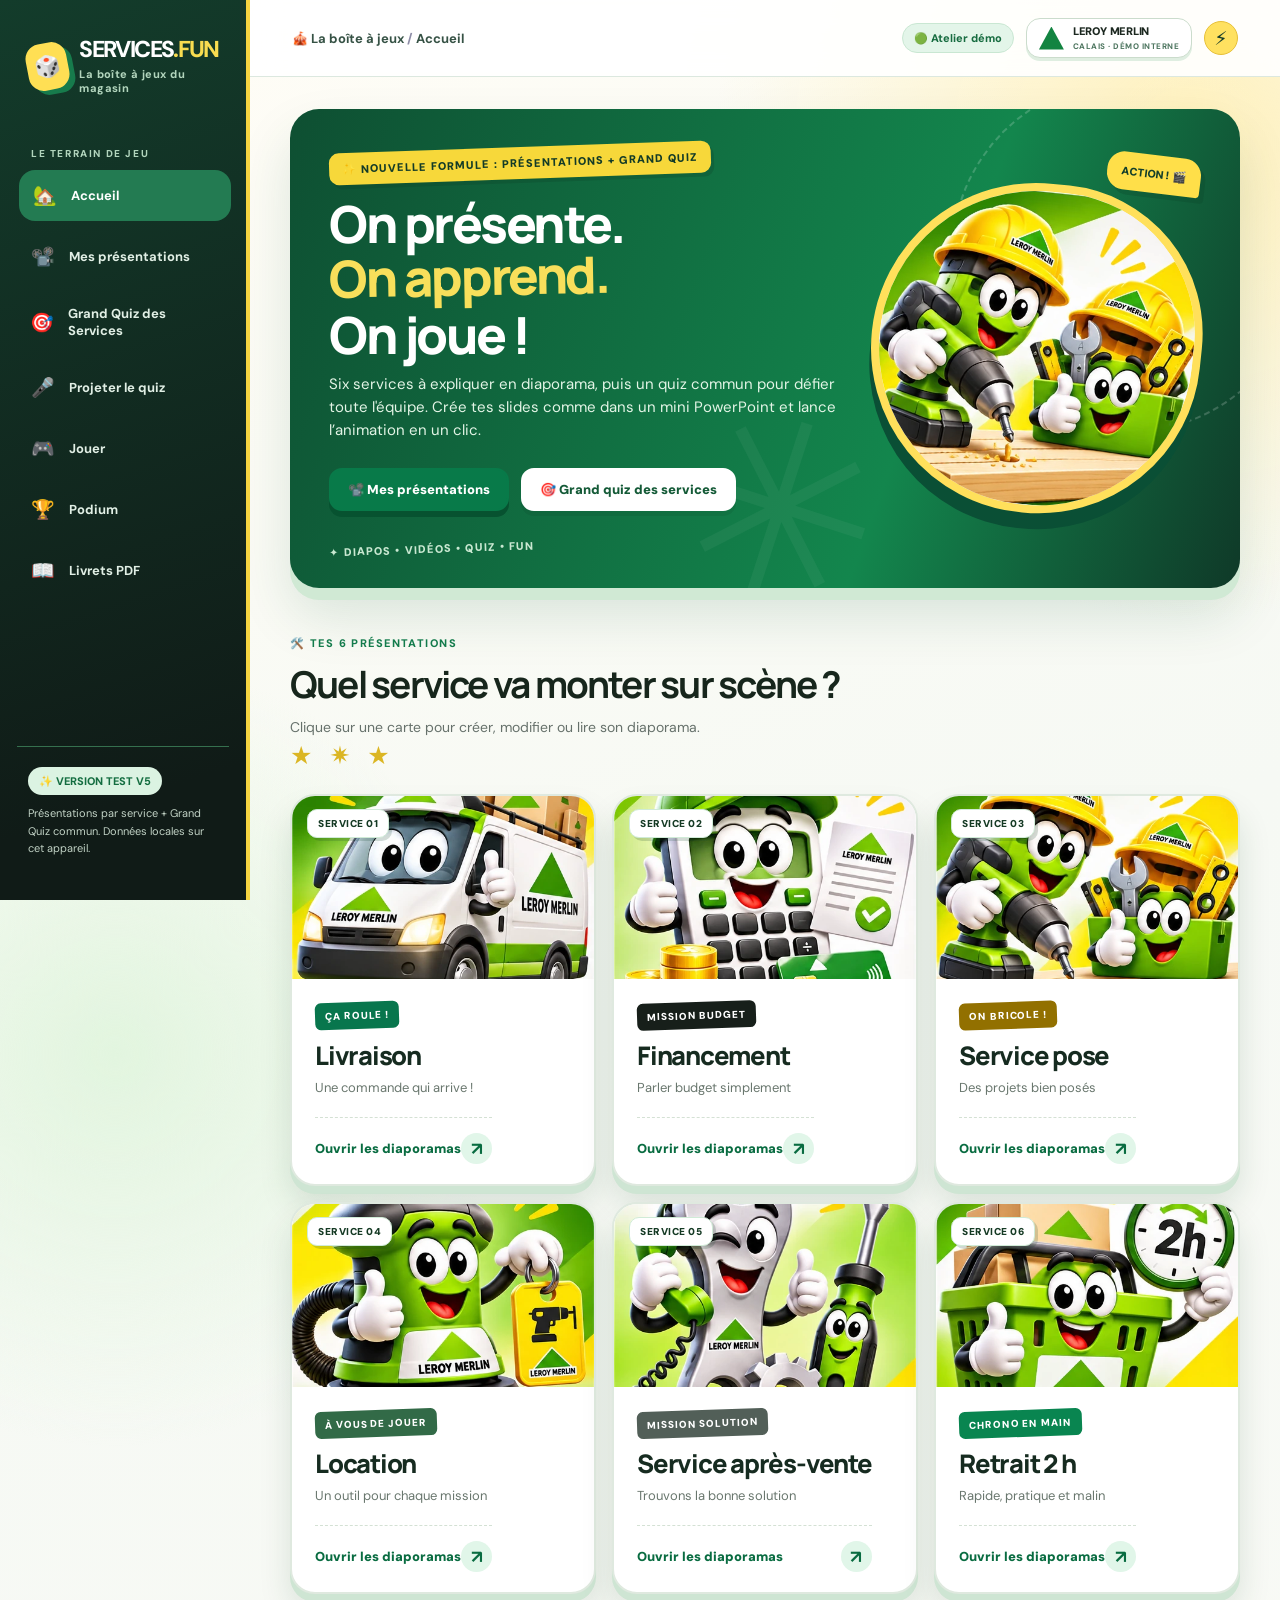
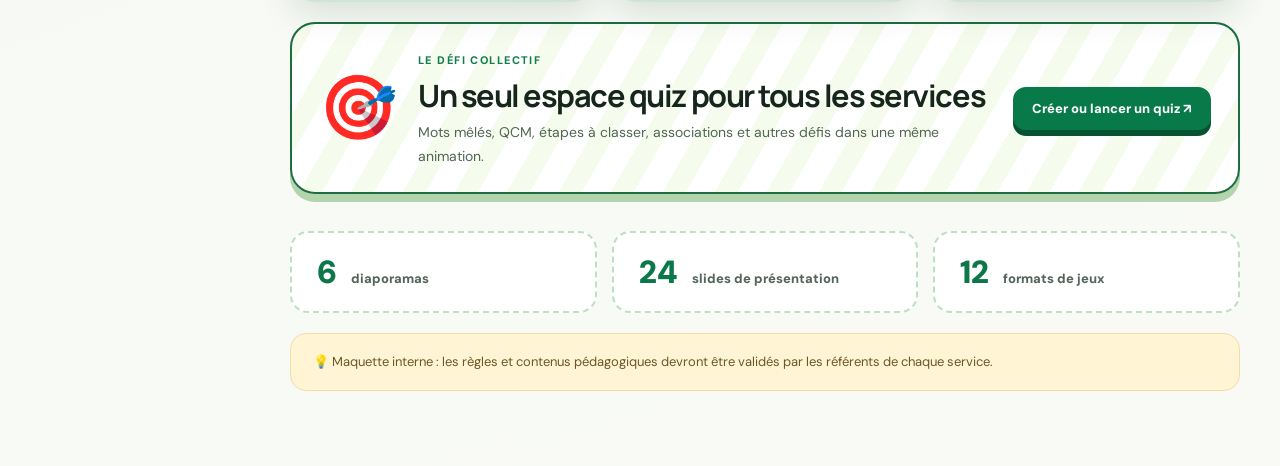
<file: index.html>
<!doctype html><html lang="fr"><head><meta charset="UTF-8"/><meta name="viewport" content="width=device-width,initial-scale=1"/><meta name="theme-color" content="#087445"/><meta name="description" content="Services.FUN : présentations et quiz des services, pour former les collaborateurs de manière ludique."/><title>Services.FUN · Leroy Merlin Calais · Présentations & Quiz</title><link rel="stylesheet" href="./style.css"/></head><body><div class="app" id="app"></div><div id="print-root" aria-hidden="true"></div><script src="./presentations.js" defer></script><script src="./app.js" defer></script></body></html>
</file>
<file: style.css>
@import url('https://fonts.googleapis.com/css2?family=DM+Sans:wght@400;500;600;700;800&family=Manrope:wght@400;500;600;700;800&display=swap');
:root{--ink:#132d28;--muted:#71827c;--green:#146c4b;--green2:#16a36b;--mint:#e8f5ed;--paper:#f5f7f3;--white:#fff;--line:#e3e9e3;--nav:#102f29;--orange:#f5a548;--blue:#4185e1;--red:#e65b63;--shadow:0 14px 50px rgba(18,45,33,.075);font-family:'DM Sans',system-ui,-apple-system,sans-serif;color:var(--ink);background:var(--paper)}
*{box-sizing:border-box}html,body{margin:0;min-height:100%;scroll-behavior:smooth}button,input,textarea,select{font:inherit}button{cursor:pointer}button:disabled{cursor:not-allowed;opacity:.5}a{color:inherit}h1,h2,h3,h4,p{margin-top:0}h1,h2,h3,h4{font-family:'Manrope','DM Sans',sans-serif;letter-spacing:-.045em}h1{font-size:clamp(32px,4vw,50px);line-height:1.12}h2{font-size:clamp(23px,2.4vw,31px)}h3{font-size:19px}p{line-height:1.65}.app{min-height:100vh;display:grid;grid-template-columns:250px 1fr}.sidebar{background:var(--nav);color:#fff;min-height:100vh;padding:26px 17px;position:sticky;top:0;height:100vh;display:flex;flex-direction:column;z-index:5}.brand{display:flex;gap:11px;align-items:center;padding:9px 11px 26px}.brand-mark{display:grid;place-items:center;height:42px;width:42px;background:#cbf470;color:#18382d;font-weight:900;border-radius:13px;font-size:20px;transform:rotate(-8deg)}.brand-name{font-weight:800;font-size:18px;letter-spacing:-.04em;line-height:1.1}.brand-sub{font-size:11px;color:#a9c5b8;letter-spacing:.1em;text-transform:uppercase;margin-top:5px}.nav-label{font-size:10px;letter-spacing:.16em;text-transform:uppercase;color:#78968b;margin:19px 14px 10px;font-weight:800}.nav{display:grid;gap:5px}.nav button{border:0;background:transparent;color:#b4cec3;text-align:left;padding:12px 14px;border-radius:12px;font-weight:700;display:flex;align-items:center;gap:12px;font-size:13px}.nav button:hover,.nav button.active{color:#fff;background:#245446}.nav button.active:before{content:'';width:4px;background:#ceef7a;border-radius:4px;position:absolute;left:17px;height:25px}.nav svg{width:18px;height:18px;stroke-width:2}.sidebar-foot{margin-top:auto;border-top:1px solid #356051;padding:20px 11px 6px}.sidebar-foot .pill{background:#204c3f;color:#c6efb2}.sidebar-foot p{font-size:11px;color:#93b5a7;line-height:1.6;margin:10px 0}.main{min-width:0}.topbar{height:75px;background:#fff;border-bottom:1px solid var(--line);display:flex;align-items:center;justify-content:space-between;padding:0 42px;gap:16px}.topbar-title{display:flex;gap:13px;align-items:center}.eyebrow{font-size:10px;font-weight:800;text-transform:uppercase;letter-spacing:.17em;color:#33815b}.breadcrumb{font-size:13px;color:var(--muted);font-weight:700}.avatar{height:34px;width:34px;background:var(--mint);border:1px solid #d2e8d8;border-radius:50%;display:grid;place-items:center;color:#14704b;font-weight:900}.content{max-width:1440px;margin:0 auto;padding:36px 42px 70px}.row{display:flex;align-items:center;gap:12px;flex-wrap:wrap}.between{display:flex;align-items:center;justify-content:space-between;gap:14px}.stack{display:grid;gap:18px}.muted{color:var(--muted)}.tiny{font-size:12px}.mini{font-size:11px}.pill{display:inline-flex;align-items:center;gap:6px;border-radius:99px;padding:7px 11px;font-size:11px;font-weight:800}.pill.green{background:#ddf7e8;color:#177a50}.pill.dark{background:#1e493b;color:#cbf3cb}.pill.gray{background:#edf1ed;color:#62746e}.pill.amber{background:#fff3dd;color:#9b651a}.pill.blue{background:#e8f1fd;color:#386fae}.btn{border:none;border-radius:12px;padding:11px 17px;background:#fff;color:var(--ink);border:1px solid #dce5df;font-size:13px;font-weight:800;display:inline-flex;align-items:center;justify-content:center;gap:9px;transition:transform .18s,background .18s}.btn:hover{transform:translateY(-1px);background:#f7faf8}.btn.primary{background:var(--green);color:#fff;border-color:var(--green)}.btn.primary:hover{background:#08553a}.btn.dark{background:#163a31;color:#fff;border-color:#163a31}.btn.soft{background:#e6f5ea;border-color:#d9eee0;color:#166d4d}.btn.danger{color:#ad2e3d;border-color:#f1d6d8;background:#fff7f7}.btn.small{padding:8px 11px;font-size:11px;border-radius:9px}.btn.icon{padding:9px;width:36px;height:36px}.btn:focus-visible,.nav button:focus-visible,.choice:focus-visible{outline:3px solid #ffc25c;outline-offset:2px}.hero{background:#103a2f;color:white;border-radius:22px;min-height:267px;padding:37px 40px;display:flex;position:relative;overflow:hidden;box-shadow:var(--shadow)}.hero:before{content:'';position:absolute;inset:auto -100px -170px auto;height:400px;width:400px;background:radial-gradient(circle,rgba(166,230,111,.24),transparent 67%)}.hero:after{content:'';width:360px;height:360px;border:1px solid #3c715e;position:absolute;border-radius:50%;right:33px;top:-40px;box-shadow:0 0 0 50px #ffffff08,0 0 0 105px #ffffff05}.hero-content{max-width:600px;position:relative;z-index:2}.hero h1{margin:14px 0 12px}.hero p{color:#c0dccf;max-width:500px;font-size:14px}.hero-illustration{position:absolute;right:110px;bottom:-55px;font-size:170px;transform:rotate(-14deg);filter:drop-shadow(15px 20px 10px #0003);z-index:1}.hero .btn{background:#c4ee78;color:#16412f;border:0}.section-head{margin:32px 0 17px}.section-head h2{margin:0 0 4px}.grid{display:grid;gap:17px}.cols-5{grid-template-columns:repeat(5,minmax(0,1fr))}.cols-4{grid-template-columns:repeat(4,minmax(0,1fr))}.cols-3{grid-template-columns:repeat(3,minmax(0,1fr))}.cols-2{grid-template-columns:repeat(2,minmax(0,1fr))}.theme-card{background:#fff;border:1px solid var(--line);border-radius:17px;padding:21px 18px;min-height:185px;display:flex;flex-direction:column;box-shadow:0 8px 20px #173b2405;transition:transform .2s,box-shadow .2s;position:relative;overflow:hidden}.theme-card:hover{transform:translateY(-3px);box-shadow:var(--shadow)}.theme-icon{height:48px;width:48px;border-radius:14px;display:grid;place-items:center;font-size:25px;margin-bottom:23px}.theme-card h3{margin:0 0 3px;font-size:17px}.theme-card .tiny{margin:0}.theme-card button{position:absolute;inset:0;opacity:0;width:100%;border:0}.stat{background:#fff;border-radius:16px;padding:20px 22px;border:1px solid var(--line)}.stat strong{display:block;font-family:Manrope;font-size:26px;letter-spacing:-.05em}.stat .tiny{display:block;color:var(--muted);margin-top:6px}.card{background:#fff;border:1px solid var(--line);border-radius:18px;padding:22px;box-shadow:0 6px 15px #19392204}.module-row{display:flex;align-items:center;gap:14px;padding:15px 0;border-bottom:1px solid #e9eeea}.module-row:last-child{border-bottom:0}.module-mark{width:50px;height:50px;display:grid;place-items:center;border-radius:13px;font-size:23px;flex-shrink:0}.module-text{min-width:0;flex:1}.module-text strong{font-size:14px;display:block}.module-text .tiny{margin-top:4px;display:block}.module-row .actions{display:flex;gap:6px;flex-wrap:wrap}.intro{margin-bottom:25px}.intro h1{margin:7px 0 8px}.intro p{color:var(--muted);max-width:720px;margin:0}.split{display:grid;grid-template-columns:310px minmax(0,1fr);gap:19px}.atelier-list{max-height:750px;overflow:auto}.module-choice{display:flex;width:100%;text-align:left;gap:12px;background:#fff;border:1px solid #e7ede8;border-radius:12px;padding:12px;align-items:center;margin-top:9px}.module-choice.active{border:2px solid #27865b;background:#eefaf1;padding:11px}.module-choice .mark{font-size:25px}.module-choice small{display:block;color:var(--muted);margin-top:4px}.slide-list{display:flex;gap:10px;overflow-x:auto;padding:12px 0 14px}.slide-chip{flex:0 0 140px;text-align:left;padding:12px;background:#f7faf7;border:1px solid #e5ebe6;border-radius:13px}.slide-chip.active{background:#e8f7ec;border:2px solid #26925d;padding:11px}.slide-chip small{display:block;color:var(--muted);font-size:10px}.slide-chip strong{display:block;margin:5px 0;white-space:nowrap;text-overflow:ellipsis;overflow:hidden;font-size:12px}.form-grid{display:grid;grid-template-columns:1fr 1fr;gap:14px}.field{display:grid;gap:7px}.field.full{grid-column:1/-1}.field label{font-weight:800;font-size:12px}.field input,.field textarea,.field select,.field-content{width:100%;border:1px solid #dce6de;border-radius:11px;padding:12px;background:#fbfdfb;color:#173c30;font-size:13px;min-height:44px}.field textarea{min-height:90px;resize:vertical;line-height:1.5}.hint{font-size:11px;color:#71827c}.editor-tip{background:#f0f7e8;color:#426135;border-radius:13px;padding:13px 15px;font-size:12px;line-height:1.6}.separator{border:0;border-top:1px solid #e6ece6;margin:20px 0}.empty{padding:45px 15px;text-align:center;color:#7b8b83;border:1px dashed #d4e1d7;background:#fff;border-radius:18px}.empty .emoji{font-size:45px;display:block;margin-bottom:12px}.tool-tile{border:1px solid #e0e9e2;background:#fff;border-radius:15px;padding:18px;display:grid;gap:9px;text-align:left;min-height:140px}.tool-tile:hover{background:#f6fbf7}.tool-tile .emoji{font-size:29px}.tool-tile strong{font-size:14px}.tool-tile small{color:var(--muted);line-height:1.45}.banner{border-radius:15px;background:#f0f8ef;border:1px solid #d3ecd7;color:#385f46;padding:15px 17px;font-size:12px;line-height:1.6}.banner.warn{background:#fffaef;border-color:#f3e3bd;color:#8b6630}.paper-preview{background:#fff;border-radius:16px;padding:25px;border:1px solid #e2e7e2;max-height:540px;overflow:auto}.paper-preview h3{margin-bottom:9px}.paper-preview .preview-block{border-bottom:1px solid #ebefea;padding:15px 0}.paper-preview .preview-block:last-child{border:0}.paper-preview li{margin:6px 0}.view-panel{background:#fff;border-radius:19px;border:1px solid var(--line);padding:25px}.choice-box{width:100%;padding:15px 17px;background:#f5faf6;border:1px solid #e1ebe4;border-radius:12px;text-align:left;font-weight:700;display:flex;align-items:center;justify-content:space-between}.rank{display:flex;align-items:center;gap:11px;padding:14px 0;border-bottom:1px solid #e7eee9}.rank:last-child{border:0}.rank-no{width:35px;height:35px;border-radius:50%;background:#e7f6e9;display:grid;place-items:center;font-weight:900}.rank-main{flex:1}.rank strong{display:block}.rank small{color:var(--muted)}.progress{height:9px;background:#edf0e9;border-radius:20px;overflow:hidden}.progress span{display:block;height:100%;background:#4ca36d;border-radius:20px;transition:width .25s}.player-overlay{position:fixed;inset:0;z-index:30;background:#0a1f1a;color:#fff;overflow:auto}.player-wrap{max-width:1080px;margin:0 auto;padding:28px 25px 55px;min-height:100vh;display:flex;flex-direction:column}.player-head{display:flex;align-items:center;justify-content:space-between;gap:12px;color:#b7d5c9}.player-head strong{color:#fff}.player-title{text-align:center;max-width:900px;margin:50px auto 32px}.player-kicker{color:#b2e9b3;text-transform:uppercase;letter-spacing:.2em;font-size:12px;font-weight:900}.player-title h1{font-size:clamp(29px,4.5vw,49px);line-height:1.24;margin:13px 0 0;color:#fff}.player-desc{color:#bbd3c8;font-size:16px;max-width:750px;margin:14px auto 0}.quiz-grid{display:grid;grid-template-columns:1fr 1fr;gap:15px;max-width:910px;width:100%;margin:3px auto 25px}.choice{border:1px solid #ffffff3c;display:flex;align-items:center;text-align:left;gap:15px;padding:18px 22px;min-height:94px;border-radius:16px;color:#fff;font-size:17px;font-weight:800;background:#234d40;transition:transform .15s,border-color .15s}.choice:hover{transform:translateY(-2px)}.choice.selected{border:3px solid white;padding:16px 20px}.choice.correct{box-shadow:inset 0 0 0 3px #dbff9e}.choice.wrong{opacity:.48}.choice-icon{font-size:31px;line-height:1}.choice.a{background:#168355}.choice.b{background:#272d38}.choice.c{background:#286bc4}.choice.d{background:#c74449}.choice.t{background:#167e58}.choice.f{background:#b6414e}.player-actions{display:flex;gap:12px;flex-wrap:wrap;align-items:center;justify-content:center;margin-top:auto;padding-top:25px}.player-btn{background:#ceef89;color:#153628;border:0;border-radius:13px;padding:13px 23px;font-weight:900}.player-btn.ghost{background:transparent;color:white;border:1px solid #719989}.player-status{border-radius:13px;padding:14px 18px;max-width:910px;margin:0 auto 15px;background:#25493c;color:#e5f4ec;text-align:center;line-height:1.5;width:100%}.player-status.success{background:#2a6744}.player-status.fail{background:#713735}.player-board{max-width:920px;margin:10px auto;width:100%;background:#173c31;padding:24px;border-radius:18px;border:1px solid #386456}.player-board p{color:#d3e3dc}.player-board h3{color:#fff}.player-input{background:#0e2c24;border:1px solid #5d8b79;border-radius:12px;color:white;padding:13px 15px;width:100%;font-size:16px}.player-input::placeholder{color:#90a99e}.pair-row{display:grid;grid-template-columns:1fr 1fr;gap:14px;margin-bottom:12px;align-items:stretch}.pair-left,.pair-right{padding:14px;border:1px solid #5a8370;border-radius:13px;background:#204d40;color:white;min-height:64px;display:flex;align-items:center;gap:10px;font-weight:700;text-align:left}.pair-right{background:#335f51;cursor:grab}.pair-right.selected{outline:3px solid #c7ee79}.pair-left .slot{font-size:12px;color:#c3dfd1;margin-left:auto}.pair-left.filled{background:#2f7353}.word-grid{display:grid;gap:3px;justify-content:center;margin:18px auto 23px}.word-cell{width:min(37px,6.2vw);height:min(37px,6.2vw);display:grid;place-items:center;border-radius:5px;border:1px solid #6c9484;background:#2d5649;font-weight:900;color:white;min-width:22px;min-height:22px;padding:0}.word-cell.found{background:#aade7e;color:#163e28}.word-cell.start{outline:3px solid #f2c85b}.cross-cell{width:38px;height:38px;border:1px solid #9bbfa9;border-radius:4px;background:#fff;display:grid;place-items:center;position:relative}.cross-cell input{height:100%;width:100%;border:0;border-radius:4px;text-align:center;font-weight:900;font-size:17px;color:#132c23;text-transform:uppercase;background:transparent}.cross-cell small{position:absolute;top:1px;left:3px;font-size:8px;color:#366347}.cross-cell.blank{border-color:transparent;background:transparent}.sortable{display:grid;gap:10px;max-width:750px;margin:0 auto}.sort-item{background:#254e41;border:1px solid #648c7b;padding:11px 15px;display:flex;gap:10px;align-items:center;border-radius:12px}.sort-item .sort-label{flex:1;font-weight:700}.video-frame{width:100%;max-width:830px;aspect-ratio:16/9;display:block;margin:0 auto;border:1px solid #547d6d;border-radius:15px;background:#071a15}.word-list{display:flex;flex-wrap:wrap;gap:8px;justify-content:center;margin:0 auto 12px;max-width:750px}.word-tag{border-radius:20px;padding:6px 12px;background:#31594b;color:#e2ede7;font-weight:800;font-size:12px}.word-tag.found{background:#b7e68c;color:#245231;text-decoration:line-through}.finish{text-align:center;max-width:670px;margin:100px auto 40px}.finish .cup{font-size:85px}.finish h1{color:white}.finish .big-score{font-size:65px;font-weight:900;color:#d0f28b;font-family:Manrope;letter-spacing:-.06em}.finish p{color:#d1e4d8}.hide{display:none!important}input:focus,textarea:focus,select:focus{outline:2px solid #4da578;outline-offset:2px}#print-root{display:none}.print-page{font-family:Arial,sans-serif;color:#12392d;background:white;padding:20px 36px}.print-page .print-head{border-bottom:4px solid #147a50;padding-bottom:15px;margin-bottom:25px}.print-page .print-section{margin:25px 0;padding:12px 0;border-top:1px solid #dde8de}.print-page .print-footer{margin-top:40px;font-size:11px;color:#7c8c82}.print-cover{display:grid;align-content:center;min-height:700px;text-align:center}.print-cover h1{font-size:42px;color:#147650}.print-cover p{font-size:18px;color:#647e70}
@media(max-width:1200px){.cols-5{grid-template-columns:repeat(3,minmax(0,1fr))}.hero-illustration{right:40px;opacity:.6}.content{padding:28px 26px 60px}.topbar{padding:0 26px}}@media(max-width:850px){.app{grid-template-columns:1fr}.sidebar{height:auto;min-height:0;position:sticky;top:0;display:block;padding:7px 14px}.brand{display:none}.nav-label,.sidebar-foot{display:none}.nav{display:flex;overflow-x:auto;gap:5px}.nav button{white-space:nowrap;font-size:11px;padding:10px}.nav button.active:before{display:none}.topbar{height:57px}.split{grid-template-columns:1fr}.cols-4{grid-template-columns:repeat(2,1fr)}.cols-3{grid-template-columns:repeat(2,1fr)}.hero{padding:28px;min-height:230px}.hero h1{max-width:470px}.hero-illustration{font-size:120px;right:16px;opacity:.35}.player-title{margin:42px auto 28px}}@media(max-width:550px){.content{padding:20px 14px 50px}.topbar{padding:0 15px}.topbar .tiny.hide-mobile{display:none}.cols-5,.cols-3,.cols-2{grid-template-columns:1fr 1fr}.cols-4{grid-template-columns:1fr 1fr}.theme-card{min-height:155px;padding:15px}.theme-icon{margin-bottom:15px}.theme-card h3{font-size:15px}.hero{padding:23px;border-radius:17px}.hero h1{font-size:30px}.hero p{font-size:12px}.hero-illustration{right:-25px}.grid{gap:9px}.card{padding:16px}.module-row{align-items:flex-start;flex-wrap:wrap}.module-row .actions{width:100%}.form-grid{grid-template-columns:1fr}.pair-row{grid-template-columns:1fr}.quiz-grid{grid-template-columns:1fr;gap:10px}.choice{min-height:70px;font-size:15px;padding:12px 16px}.player-wrap{padding:16px 13px 35px}.player-title{margin:35px auto 24px}.player-title h1{font-size:29px}.player-board{padding:16px}.cross-cell{width:28px;height:28px}.cross-cell input{font-size:13px}.between{align-items:flex-start;flex-wrap:wrap}.player-head .tiny{display:none}}
@media print{@page{size:A4;margin:15mm}body{background:white!important}.app{display:none!important}#print-root{display:block!important}.print-page{break-after:page;padding:0;min-height:258mm}.print-page:last-child{break-after:auto}.print-cover{min-height:245mm}h1,h2,h3{page-break-after:avoid}.print-section{break-inside:avoid}body *{box-shadow:none!important}}
.modal-backdrop{position:fixed;inset:0;z-index:60;background:rgba(8,30,23,.7);display:flex;align-items:center;justify-content:center;padding:18px}.modal-window{background:#fff;width:min(880px,100%);max-height:90vh;overflow:auto;border-radius:21px;padding:29px;box-shadow:0 25px 80px #0004}.modal-window .tool-tile{cursor:pointer}.modal-window .tool-tile:hover{border-color:#36a16d;background:#f0faf2;transform:translateY(-2px)}
@media(max-width:550px){.modal-window{padding:18px}.modal-window .grid{grid-template-columns:1fr 1fr}.tool-tile{padding:13px;min-height:120px}}
@media(max-width:550px){.cols-2,.cols-3{grid-template-columns:1fr}.modal-window .cols-3{grid-template-columns:1fr 1fr}.hero .row .btn{font-size:11px;padding:10px 12px}.module-row .module-text{min-width:120px}}

/* SERVICES.FUN — V2. Palette pop, mascottes, cartes-jeux illustrées. */
:root{
 --ink:#241d44;--muted:#746f8b;--green:#6347f5;--green2:#8e6aff;
 --mint:#ece6ff;--paper:#fff9f1;--white:#fff;--line:#e9e4f1;
 --nav:#211944;--orange:#ff9942;--blue:#39a2ef;--red:#f24f8e;
 --shadow:0 18px 40px rgba(40,29,83,.11);
 color:var(--ink);background:var(--paper)
}
body{background:radial-gradient(circle at 85% 12%,#eae1ff 0,transparent 30%),linear-gradient(150deg,#fff9ef,#fffaf7 48%,#f8f1ff)}
h1,h2,h3{letter-spacing:-.048em}
.sidebar{background:linear-gradient(160deg,#29204f,#20183e 75%);border-right:3px solid #ffdc59;padding-top:24px}
.brand{padding:13px 10px 33px}
.brand-mark{width:47px;height:47px;border-radius:15px;background:#ffdd64;color:#201743;transform:rotate(-11deg);box-shadow:5px 5px 0 #9a72f5;font-size:21px}
.brand-name{font-size:23px;letter-spacing:-.07em}.brand-dot{color:#ffdc63}
.brand-sub{font-weight:800;letter-spacing:.04em;text-transform:none;color:#c1b9e9}
.nav-label{color:#b4a8e7}.nav{gap:10px}
.nav button{color:#dad2f5;border-radius:16px;padding:13px 12px;font-size:13px;transition:background .2s,transform .2s}
.nav button:hover,.nav button.active{background:#5a45ab;color:#fff;transform:translateX(2px)}
.nav button.active:before{display:none}.nav-emoji{font-size:19px;width:28px;text-align:center}
.sidebar-foot{border-top:1px solid #66589c}.sidebar-foot .pill{background:#493a82;color:#ffe16d}.sidebar-foot p{color:#b9b1d9}
.topbar{height:77px;background:rgba(255,255,255,.88);border-bottom:1px solid #efe9f7;backdrop-filter:blur(14px)}
.breadcrumb{color:#625982}.avatar{background:#ffdb65;border-color:#ffa848;color:#412b6e;font-size:19px}
.pill.fun-status{background:#eee6ff;color:#6241c9;border:1px solid #dfd0ff}
.content{max-width:1580px;padding:32px 40px 75px}
.eyebrow{color:#7250d4;font-size:11px;letter-spacing:.13em}
.btn{border-radius:13px;border:2px solid #e6dff5;font-size:13px;color:#342a63;box-shadow:0 4px 0 rgba(83,61,140,.06)}
.btn:hover{background:#f8f3ff;transform:translateY(-2px)}
.btn.primary{background:#6045ef;border-color:#6045ef;color:#fff;box-shadow:0 6px 0 #432cc0}
.btn.primary:hover{background:#4b32d3;transform:translateY(-2px)}
.btn.light{background:#fff;border-color:#fff;color:#32275f;box-shadow:0 5px 0 #0001}
.btn.danger{background:#fff0f4;border-color:#ffcee1;color:#b32663}
.pill.green,.pill.dark{background:#e9dfff;color:#6642c4}.pill.amber{background:#fff1cd;color:#a86609}
.card,.stat,.view-panel{border:1px solid #e9e2f3;border-radius:20px;box-shadow:0 10px 24px rgba(60,42,97,.05)}
.intro h1{color:#2a2055}.intro .eyebrow{font-size:11px}
.intro p{color:#7b7490}.split{grid-template-columns:260px minmax(0,1fr)}
.atelier-list{border-radius:22px}.module-choice{border-color:#ebe4f5}.module-choice.active{background:#f3edff;border-color:#8f72f5}
.slide-chip{background:#f9f7ff;border-color:#e7e0f5}.slide-chip.active{background:#ede5ff;border-color:#7956f2}
.field input,.field textarea,.field select{background:#fffcff;border-color:#ded5ee;color:#2b2551}
.separator{border-top-color:#ece4f5}.banner{background:#f3eeff;border-color:#e3d8ff;color:#534285}.banner.warn{background:#fff4dc;border-color:#ffe1aa;color:#926018}
.rank-no{background:#eadfff;color:#5b3acf}.progress span{background:#ffbc50}
/* HERO */
.fun-hero{position:relative;display:grid;grid-template-columns:minmax(0,1.28fr) minmax(240px,.78fr);background:linear-gradient(125deg,#5f3bf0 0,#7a50f7 57%,#af70fa 100%);border-radius:29px;min-height:365px;overflow:hidden;padding:38px 39px;color:#fff;box-shadow:0 12px 0 #e6d7ff,0 28px 60px #6240d526;isolation:isolate}
.fun-hero:before{content:'';position:absolute;inset:-30px -65px auto auto;width:350px;height:350px;border:2px dashed #ffffff35;border-radius:50%;z-index:-1}
.fun-hero:after{content:'✳';position:absolute;bottom:-80px;right:38%;font-size:240px;color:#ffffff0c;transform:rotate(18deg);z-index:-1}
.fun-hero-copy{position:relative;z-index:2;align-self:center}.fun-hero h1{font-size:clamp(36px,4vw,63px);max-width:720px;margin:17px 0 11px;font-weight:900;line-height:1.08;color:#fff}
.fun-hero h1 span{color:#ffdf63;display:block;transform:rotate(-1deg);transform-origin:left center}
.fun-hero p{font-size:15px;color:#f5eaff;line-height:1.55;max-width:570px}
.hero-sticker{font-size:11px;color:#3b2a75;display:inline-flex;align-items:center;gap:6px;background:#ffdf6b;border-radius:10px;padding:9px 13px;font-weight:1000;letter-spacing:.09em;box-shadow:3px 4px 0 #29205040;transform:rotate(-2deg)}
.hero-buttons{margin-top:25px}.hero-buttons .btn{font-weight:900}.scribble{font-size:11px;font-weight:900;margin-top:25px;letter-spacing:.1em;color:#e6d2ff;transform:rotate(-2deg)}
.hero-mascot{position:relative;display:flex;align-items:center;justify-content:center}
.hero-mascot-photo{width:min(100%,340px);aspect-ratio:1;border-radius:50% 45% 49% 50%;border:8px solid #ffdd67;box-shadow:10px 11px 0 #39226b44;overflow:hidden;transform:rotate(6deg);background:#2454c9}
.hero-mascot-photo img{width:100%;height:100%;object-fit:cover}
.hero-speech{position:absolute;top:2%;right:0;background:#fff;color:#5038a8;padding:12px 14px;border-radius:17px 17px 4px 17px;font-weight:1000;box-shadow:5px 5px 0 #2214404b;transform:rotate(7deg);font-size:13px}
.fun-section-head{margin:43px 0 22px}.fun-section-head h2,.gallery-heading h2{font-size:clamp(27px,3vw,37px);margin:7px 0}.fun-section-head p{font-size:14px;margin:0}.confetti{color:#f2a12d;font-size:25px;letter-spacing:.2em}
/* LARGE SERVICE CARDS */
.service-cards{display:grid;grid-template-columns:repeat(3,minmax(0,1fr));gap:23px}
.service-card{position:relative;text-align:left;background:#fff;border:2px solid #f0e9f4;border-radius:25px;overflow:hidden;display:flex;flex-direction:column;min-width:0;padding:0;color:#292148;box-shadow:0 8px 0 #d6cdea70,0 20px 32px rgba(47,29,96,.07);transition:transform .2s,box-shadow .2s;isolation:isolate}
.service-card:hover,.service-card:focus-visible{transform:translateY(-8px) rotate(-1deg);box-shadow:0 14px 0 #d5c8edaa,0 23px 40px #48349726;outline:none}
.service-card:nth-child(2):hover,.service-card:nth-child(5):hover{transform:translateY(-8px) rotate(1deg)}
.service-art{aspect-ratio:1.65;overflow:hidden;position:relative;background:#d9eaff}
.service-art img{width:100%;height:100%;object-fit:cover;transition:transform .35s}.service-card:hover .service-art img{transform:scale(1.065) rotate(1deg)}
.service-index{position:absolute;top:13px;left:15px;background:#fff;border-radius:10px;padding:8px 10px;font-size:10px;font-weight:1000;letter-spacing:.05em;box-shadow:3px 3px 0 #25164e30}
.service-body{padding:23px 23px 20px;flex:1;display:flex;flex-direction:column;align-items:flex-start}
.service-tag{font-size:10px;letter-spacing:.09em;color:#fff;background:#6145e6;padding:7px 10px;border-radius:6px;transform:rotate(-2deg);font-weight:1000}
.service-card h3{font-size:clamp(24px,2vw,32px);margin:13px 0 3px;font-weight:1000;line-height:1.1}.service-card p{font-size:13px;color:#77708b;margin:6px 0 20px;line-height:1.4}
.service-cta{width:100%;display:flex;align-items:center;justify-content:space-between;margin-top:auto;border-top:1px dashed #ddd3ef;padding-top:15px;font-size:13px;font-weight:900;color:#5542bb}
.service-cta b{border-radius:50%;width:31px;height:31px;display:grid;place-items:center;background:#f1eaff;font-size:18px}
.service-livraison .service-art{background:#6acbf5}.service-financement .service-art{background:#dc8efa}.service-pose .service-art{background:#ffda51}.service-location .service-art{background:#ff9c3c}.service-sav .service-art{background:#ff72a2}.service-retrait .service-art{background:#4571e7}
.service-livraison .service-tag{background:#1c86c6}.service-financement .service-tag{background:#9243c9}.service-pose .service-tag{background:#e18318}.service-location .service-tag{background:#e36c20}.service-sav .service-tag{background:#d33780}.service-retrait .service-tag{background:#4564db}
.fun-lower{margin-top:37px}.fun-numbers{display:grid;grid-template-columns:repeat(3,minmax(0,1fr));gap:15px}
.fun-numbers>div{background:#fff;border-radius:18px;border:2px dashed #e2d6f3;padding:18px 25px;display:flex;align-items:baseline;gap:14px}
.fun-numbers strong{font-size:32px;font-weight:1000;color:#6042da}.fun-numbers span{font-size:13px;font-weight:800;color:#797088}
.fun-note{margin-top:20px;padding:18px 22px;background:#fff0d2;border:1px solid #ffe3ab;border-radius:16px;font-size:13px;color:#75551e;line-height:1.6}
/* SERVICE CHOICE + BROWSABLE TEMPLATES */
.back-link{border:0;background:none;color:#6747da;font-weight:900;margin:0 0 17px;padding:6px 0}.back-link:hover{text-decoration:underline}
.service-banner{background:linear-gradient(120deg,var(--service-color) 0%,#fff 105%);min-height:245px;border-radius:25px;display:grid;grid-template-columns:1.55fr minmax(220px,.62fr);overflow:hidden;position:relative;border:2px solid #ffffff;box-shadow:0 8px 0 #e6daee,0 22px 35px #33246215}
.service-banner-copy{padding:28px 34px;align-self:center;z-index:1}.service-banner h1{font-size:clamp(30px,3.2vw,48px);margin:19px 0 7px}.service-banner p{font-size:14px;max-width:560px;line-height:1.6;color:#514765;margin-bottom:18px}
.service-banner-image{width:100%;height:100%;object-fit:cover;min-height:245px;mask-image:linear-gradient(90deg,transparent 0%,black 28%)}
.gallery-heading{display:flex;align-items:center;justify-content:space-between;gap:12px;margin:42px 0 20px}.gallery-heading h2{margin:5px 0}.gallery-heading p{color:#827a93;font-size:13px;margin:0}
.games-counter{background:#ffe069;border-radius:13px;padding:10px 13px;font-size:12px;white-space:nowrap;font-weight:1000;box-shadow:4px 4px 0 #9a72f466;transform:rotate(4deg)}
.game-gallery{display:grid;grid-template-columns:repeat(4,minmax(0,1fr));gap:16px}
.game-tile{border:2px solid #eae3f4;border-radius:19px;background:#fff;text-align:left;padding:0;overflow:hidden;min-width:0;display:flex;flex-direction:column;color:#271f46;box-shadow:0 5px 0 #e4d9f180;transition:transform .16s,box-shadow .16s}
.game-tile:hover,.game-tile:focus-visible{transform:translateY(-5px) rotate(-.5deg);box-shadow:0 10px 0 #ded2f1;outline:2px solid #a38df5;outline-offset:2px}
.game-art{height:112px;position:relative;display:grid;place-items:center;background:#e5ddff;overflow:hidden}
.game-art::before,.game-art::after{content:'✦';position:absolute;color:#fff9;top:8px;left:13px;font-size:26px}.game-art::after{top:auto;left:auto;bottom:7px;right:11px;font-size:20px}
.art-quiz,.art-image{background:#ffd473}.art-crossword{background:#d5a4ff}.art-wordsearch{background:#a7d8ff}.art-sort{background:#ffc2d8}.art-match{background:#b9e4b4}.art-poll{background:#ffd7a5}.art-riddle{background:#c8b3ff}.art-fill{background:#afe4e8}.art-boolean{background:#fcd1d3}.art-info{background:#c2d6ff}.art-video{background:#d4c6ff}
.game-tile-body{padding:14px 14px 13px;display:flex;flex-direction:column;flex:1}
.game-tile-body strong{font-weight:1000;font-size:14px;line-height:1.25;min-height:33px}.game-tile-body small{display:block;margin:7px 0 12px;font-size:11px;line-height:1.45;color:#767187;min-height:31px}
.game-tile-link{display:block;margin-top:auto;border-top:1px dashed #dcd4e9;padding-top:9px;color:#6045e6;font-weight:1000;font-size:11px}
.game-tile-link span{float:right}
.thumb-qcm{display:grid;grid-template-columns:1fr 1fr;gap:7px;width:104px;transform:rotate(-7deg)}
.thumb-qcm i{width:47px;height:33px;border-radius:9px;display:grid;place-items:center;background:#fff;box-shadow:3px 3px 0 #20144722;font-size:20px;font-style:normal}
.thumb-cross{width:101px;display:grid;grid-template-columns:repeat(3,1fr);gap:2px;transform:rotate(-8deg)}.thumb-cross i{display:grid;place-items:center;width:32px;height:28px;border-radius:2px;background:white;font-size:17px;font-weight:1000;font-style:normal}.thumb-cross i:empty{background:#5033a3}
.thumb-grid{display:grid;grid-template-columns:repeat(4,25px);gap:2px;transform:rotate(8deg)}.thumb-grid i{background:#fff;color:#2156a1;width:25px;height:23px;display:grid;place-items:center;font-size:11px;font-style:normal;font-weight:1000;border-radius:3px}
.thumb-sort{display:flex;align-items:center;gap:6px;transform:rotate(-7deg)}.thumb-sort i{background:#fff;color:#a92d64;padding:11px;border-radius:50%;font-size:24px;font-style:normal;font-weight:1000;box-shadow:2px 5px 0 #8c448c35}.thumb-sort i:nth-child(2){transform:translateY(-15px)}
.thumb-match{display:flex;align-items:center;gap:10px;transform:rotate(5deg)}.thumb-match i{font-style:normal;font-size:34px;background:#fff;border-radius:13px;padding:5px}.thumb-match b{font-size:28px;color:#448346}
.thumb-poll{width:107px;height:80px;display:flex;align-items:end;gap:9px}.thumb-poll i{width:20px;border-radius:7px 7px 0 0;background:#fff}.thumb-poll i:nth-child(1){height:47%}.thumb-poll i:nth-child(2){height:94%}.thumb-poll i:nth-child(3){height:67%}.thumb-poll i:nth-child(4){height:35%}
.thumb-center{font-size:60px;filter:drop-shadow(5px 6px 0 #0001);transform:rotate(-8deg)}.thumb-fill{font-size:17px;font-weight:1000;background:white;padding:14px 10px;border-radius:10px;transform:rotate(-5deg)}
.modules-heading{margin-top:50px}.existing-modules{display:grid;gap:12px}
.existing-module{padding:18px 20px;background:#fff;border:1px solid #e9e1f5;border-radius:17px;display:flex;align-items:center;gap:14px;box-shadow:0 5px 15px #3b2a8610}
.module-chip-icon{width:49px;height:49px;background:#f1eaff;border-radius:15px;display:grid;place-items:center;font-size:25px;flex:none}
.existing-module>div:nth-child(2){flex:1;min-width:0}.existing-module strong{font-size:16px}.existing-module p{color:#827990;font-size:12px;margin:5px 0 0}
.studio-mini-intro{background:#fff4d5;border:1px dashed #f9cb72;border-radius:11px;padding:12px;margin:14px 0;font-weight:800;color:#85601b;font-size:12px}
.split .game-gallery{grid-template-columns:repeat(3,minmax(0,1fr));gap:10px;margin-bottom:22px}
.split .game-art{height:77px}.split .game-tile-body{padding:10px}.split .game-tile-body strong{font-size:12px;min-height:0}.split .game-tile-body small{font-size:10px;min-height:0;margin:6px 0}.split .game-tile-link{font-size:10px}
.split .thumb-qcm{transform:scale(.72) rotate(-7deg)}.split .thumb-cross{transform:scale(.77) rotate(-8deg)}.split .thumb-grid{transform:scale(.77) rotate(8deg)}.split .thumb-sort{transform:scale(.78) rotate(-7deg)}
.modal-backdrop{background:#221739c9}.modal-window{width:min(1080px,100%);border-radius:26px;border:5px solid #ffdd63;background:#fffaf6}
.modal-window .game-gallery{grid-template-columns:repeat(4,minmax(0,1fr))}
.toast-v2{position:fixed;bottom:20px;right:20px;z-index:90;background:#5237db;color:#fff;border:3px solid #ffe06e;border-radius:14px;padding:15px 18px;max-width:320px;box-shadow:5px 5px 0 #4c2d7966;font-size:13px;font-weight:800}
/* PLAYER: showtime instead of corporate webinar */
.player-overlay{background:radial-gradient(ellipse at 90% 0,#5336a8,transparent 38%),radial-gradient(ellipse at 10% 100%,#5a287a,transparent 35%),#21183f;color:white}
.player-head{color:#d9cbff}.player-head strong{color:#ffdf73}.player-kicker{color:#ffde68}.player-title h1{color:#fff}
.player-board{background:#322459;border:1px solid #60479a;border-radius:22px;box-shadow:0 9px 0 #0f0c2544}.player-board p{color:#e0d6fa}
.player-btn{background:#ffdc68;color:#33224a;border-radius:13px;box-shadow:0 5px 0 #ad7d23;font-weight:1000}.player-btn:hover{filter:brightness(1.04)}
.player-btn.ghost{background:#3d2a70;color:#fff;border:1px solid #8972be;box-shadow:none}.player-status{background:#59417f}.player-status.success{background:#285e5c}.player-status.fail{background:#8e3a64}
.choice{border-radius:20px;box-shadow:0 6px 0 #0003;min-height:105px}.choice.a{background:#e04c79}.choice.b{background:#2f3348}.choice.c{background:#398bea}.choice.d{background:#30a77e}.choice.t{background:#309f79}.choice.f{background:#ea5d74}
.choice.correct{box-shadow:0 6px 0 #0003,inset 0 0 0 4px #ffe584}.player-input{background:#241b45;border-color:#8876ad;color:#fff}
.pair-left,.pair-right,.sort-item{background:#44306d;border-color:#7864a6}.pair-right{background:#6144a0}.pair-left.filled{background:#4e5189}.pair-left .slot{color:#e6def9}
.word-cell{background:#594589;border-color:#937cbd}.word-cell.found{background:#ffdf6c;color:#382755}.word-tag{background:#594782}.word-tag.found{background:#ffdf70;color:#473264}
.finish .big-score{color:#ffdb65}.finish p{color:#dcd1ef}.cross-cell small{color:#5d3389}
.print-cover h1{color:#563bd1}.print-page .print-head{border-bottom-color:#6950e9}
/* LAYOUT */
@media(max-width:1300px){.service-cards{gap:16px}.game-gallery{grid-template-columns:repeat(3,minmax(0,1fr))}.hero-speech{font-size:11px}}
@media(max-width:1050px){.service-cards{grid-template-columns:repeat(2,minmax(0,1fr))}.fun-hero{grid-template-columns:1.35fr .65fr}.fun-hero h1{font-size:clamp(33px,4.5vw,52px)}.hero-mascot-photo{width:240px}.split .game-gallery{grid-template-columns:repeat(2,minmax(0,1fr))}}
@media(max-width:850px){.sidebar{background:#21183e;border-right:0;border-bottom:3px solid #ffdc59;height:auto;min-height:0;position:sticky;top:0;padding:9px 13px}.nav{gap:7px}.nav button.active{transform:none;background:#5a45ab}.nav button{font-size:11px;padding:9px}.content{padding:24px 19px 60px}.topbar{height:59px}.fun-hero{min-height:300px;padding:29px}.hero-mascot-photo{width:220px}.game-gallery{grid-template-columns:repeat(3,minmax(0,1fr))}.modal-window .game-gallery{grid-template-columns:repeat(3,minmax(0,1fr))}.service-banner{grid-template-columns:1.4fr .6fr}}
@media(max-width:640px){.fun-hero{grid-template-columns:1fr;min-height:0;padding:26px 23px 125px;overflow:hidden;border-radius:23px}.fun-hero h1{font-size:36px;max-width:370px}.fun-hero p{font-size:13px;max-width:380px}.fun-hero .hero-buttons{max-width:310px;gap:9px}.fun-hero .btn{font-size:12px;padding:10px}.hero-mascot{position:absolute;right:-18px;bottom:-95px;width:200px}.hero-mascot-photo{width:175px;border-width:6px}.hero-speech{right:8px;top:-30px;font-size:9px;padding:7px}.scribble{max-width:230px;line-height:1.5}.fun-section-head{margin-top:40px}.fun-section-head h2{font-size:27px}.service-cards{grid-template-columns:repeat(2,minmax(0,1fr));gap:11px}.service-card{border-radius:18px}.service-art{aspect-ratio:1.05}.service-index{top:8px;left:7px;font-size:8px;padding:5px 7px}.service-body{padding:13px 12px}.service-tag{font-size:8px;padding:5px 7px}.service-card h3{font-size:19px;margin-top:12px}.service-card p{font-size:11px;line-height:1.4;min-height:32px;margin:5px 0 10px}.service-cta{font-size:10px;padding-top:10px}.service-cta b{height:25px;width:25px;font-size:15px}.fun-numbers{gap:8px}.fun-numbers>div{display:block;padding:12px 11px}.fun-numbers strong{display:block;font-size:26px}.fun-numbers span{font-size:10px}.service-banner{display:block;position:relative;min-height:0}.service-banner-copy{padding:24px 20px 140px}.service-banner-image{position:absolute;width:180px;height:170px;right:-15px;bottom:-15px;min-height:0;border-radius:50%;mask-image:radial-gradient(ellipse at center,black 58%,transparent 74%)}.service-banner h1{font-size:34px;max-width:300px}.service-banner p{font-size:12px;max-width:320px}.gallery-heading{align-items:flex-start;margin-top:30px}.gallery-heading h2{font-size:27px}.games-counter{font-size:9px;padding:8px}.game-gallery{grid-template-columns:repeat(2,minmax(0,1fr));gap:10px}.game-art{height:85px}.game-tile-body{padding:11px 10px}.game-tile-body strong{font-size:12px;min-height:0}.game-tile-body small{font-size:10px;min-height:40px}.game-tile-link{font-size:10px}.existing-module{flex-wrap:wrap}.existing-module>.row{width:100%}.split .game-gallery{grid-template-columns:repeat(2,minmax(0,1fr))}.modal-window .game-gallery{grid-template-columns:repeat(2,minmax(0,1fr))}.modal-window{padding:17px}.thumb-sort{transform:scale(.8) rotate(-7deg)}.thumb-grid{transform:scale(.78) rotate(8deg)}.thumb-cross{transform:scale(.8) rotate(-8deg)}.thumb-center{font-size:48px}.thumb-qcm{transform:scale(.8) rotate(-7deg)}.topbar .fun-status{display:none}}
@media(max-width:380px){.service-card h3{font-size:17px}.service-cta{font-size:9px}.fun-hero h1{font-size:31px}.hero-mascot{width:150px;bottom:-120px}.hero-mascot-photo{width:145px}}
@media print{.fun-hero,.sidebar,.modal-backdrop,.player-overlay{display:none!important}body{background:#fff!important}}
@media(max-width:850px){.app{grid-template-columns:minmax(0,1fr)}.sidebar{width:100%;min-width:0;overflow:hidden}.sidebar .nav{min-width:0;width:100%;max-width:100%;overflow-x:auto}.main{min-width:0;width:100%}.content{min-width:0;max-width:100%}}

.sort-item{gap:10px;cursor:grab;border-radius:18px;touch-action:pan-y}.sort-item:active{cursor:grabbing}
.sort-item:nth-child(4n+1){border-left:7px solid #ffb94a}.sort-item:nth-child(4n+2){border-left:7px solid #f664a6}.sort-item:nth-child(4n+3){border-left:7px solid #5cbaf4}.sort-item:nth-child(4n){border-left:7px solid #7ddd9b}
.sort-gommette{display:grid;place-items:center;width:37px;height:37px;background:#ffdd69;border-radius:50%;color:#48275f;font-weight:1000;box-shadow:2px 3px 0 #0004;flex:none}.sort-handle{font-size:23px;color:#d4c5fc}
@media(max-width:550px){.sort-item{padding:10px 9px;gap:6px}.sort-item .sort-label{font-size:12px}.sort-gommette{width:28px;height:28px;font-size:12px}.sort-handle{font-size:15px}.sort-item .player-btn{font-size:13px}}

.thumb-image{width:104px;height:84px;display:flex;flex-direction:column;align-items:center;justify-content:center;background:#fff;border-radius:10px;transform:rotate(6deg);box-shadow:4px 4px 0 #2e20562d}.thumb-image b{font-size:36px}.thumb-image span{font-size:13px;letter-spacing:1px}.split .thumb-image{transform:scale(.77) rotate(6deg)}

/* ================================================================
   SERVICES.FUN V3 · Atelier question/réponses + palette magasin
   No change to learning content, scoring logic, or local storage.
   ================================================================ */
:root{
  --ink:#17221d; --muted:#66716b; --green:#087445; --green2:#13a565;
  --mint:#dff5e7; --paper:#f6f8f3; --white:#fff; --line:#dce6de;
  --nav:#142920; --orange:#ffc92e; --blue:#418983; --red:#de5b50;
  --shadow:0 18px 38px rgba(13,51,32,.1);
  color:var(--ink);background:var(--paper);
}
body{background:
  radial-gradient(circle at 93% 7%,#fff1bd 0,transparent 21%),
  radial-gradient(circle at 9% 51%,#e2f5df 0,transparent 25%),
  linear-gradient(160deg,#fffdf6,#f6f9f4 49%,#f9faf6);}
h1,h2,h3{color:#17261c}
.sidebar{background:linear-gradient(162deg,#133c2b,#101b17 86%);border-right:4px solid #f6d440;}
.brand-mark{background:#ffdf54;color:#163e2b;box-shadow:5px 5px 0 #177b4c}
.brand-dot{color:#f8dc50}.brand-sub,.nav-label{color:#b2d5bd}
.nav button{color:#e1efe5}.nav button:hover,.nav button.active{background:#237b52;color:white}
.sidebar-foot{border-color:#35704e}.sidebar-foot .pill{background:#205b3b;color:#fff1a6}.sidebar-foot p{color:#c1d2c5}
.topbar{background:rgba(255,255,255,.91);border-bottom-color:#dce8df}
.breadcrumb{color:#365245}.avatar{background:#ffe160;border-color:#e6bf38;color:#153b2a}
.pill.fun-status{background:#e3f5e9;color:#176c40;border-color:#c9e7d2}
.eyebrow{color:#147d4d}.intro h1{color:#173726}.intro p{color:#66766c}
.btn{color:#183d2b;border-color:#d7e4da;box-shadow:0 4px 0 #153b2110}
.btn:hover{background:#f0f8f2}.btn.primary{background:#087a49;border-color:#087a49;color:#fff;box-shadow:0 6px 0 #075230}
.btn.primary:hover{background:#065e38}.btn.light{color:#145a37;border-color:#fff;background:#fff}
.btn.danger{background:#fff2f0;border-color:#facbc5;color:#ae342c}
.pill.green,.pill.dark{background:#dbf3e2;color:#136d40}.pill.amber{background:#fff0ba;color:#76560a}
.card,.stat,.view-panel{border-color:#dce8dd;box-shadow:0 10px 25px #0f42220a}
.module-choice{border-color:#dce6dc}.module-choice.active{background:#e2f6e8;border-color:#15975b}
.slide-chip{background:#f4f8f3;border-color:#e3e9e0}.slide-chip.active{background:#dff3e4;border-color:#169459}
.field input,.field textarea,.field select{background:#fff;border-color:#cadacb;color:#1b3226}
.field input:focus,.field textarea:focus,.field select:focus{outline:3px solid #bbebcf;outline-offset:1px;border-color:#0a844a}
.separator{border-top-color:#e1eae2}
.banner{background:#eff9f0;border-color:#cce6d1;color:#355c3c}
.banner.warn{background:#fff5d8;border-color:#f0d79b;color:#805d18}
.rank-no{background:#e2f3e4;color:#12683e}.progress span{background:#f6d238}
/* Keep the game-like hero and the unchanged cartoon mascots. */
.fun-hero{background:linear-gradient(118deg,#083c29 0%,#086e43 63%,#27a35f 100%);
  box-shadow:0 12px 0 #d0e9d4,0 28px 54px #09533322}
.fun-hero:before{border-color:#ffffff30}.fun-hero h1 span{color:#ffe35b}
.fun-hero p{color:#e3f5e6}.scribble{color:#c9e8d1}
.hero-sticker{background:#ffe05b;color:#173b27;box-shadow:3px 4px 0 #0d3d263f}
.hero-mascot-photo{border-color:#ffe05b;box-shadow:10px 11px 0 #032f2044}
.hero-speech{color:#11633d;box-shadow:5px 5px 0 #0b45294b}
.confetti{color:#dbb623}
/* Six colourful mascots stay; furniture around them uses the store palette. */
.service-card{color:#162c20;border-color:#dfe9df;box-shadow:0 8px 0 #cee5d3,0 20px 32px #0f432020}
.service-card:hover,.service-card:focus-visible{box-shadow:0 14px 0 #c5e4cc,0 23px 40px #163d2628;outline-color:#65bd84}
.service-card h3{color:#162b20}.service-card p{color:#69776e}
.service-index{background:#fffce7;color:#153a24;box-shadow:3px 3px 0 #19472e30}
.service-tag{background:#087344;color:#fff}
.service-livraison .service-tag{background:#08764d}.service-financement .service-tag{background:#171f1a}
.service-pose .service-tag{background:#927000}.service-location .service-tag{background:#326a47}
.service-sav .service-tag{background:#525f58}.service-retrait .service-tag{background:#098550}
.service-cta{color:#116b43;border-top-color:#d4e1d4}.service-cta b{background:#e1f6e9}
.fun-numbers>div{border-color:#bde0c4}.fun-numbers strong{color:#0c7849}.fun-numbers span{color:#52655a}
.fun-note{background:#fff5d5;border-color:#efdfa7;color:#6c5727}
.back-link{color:#117647}.service-banner{box-shadow:0 8px 0 #d8e9d6,0 22px 35px #16452912}
.service-banner p{color:#3d5a49}.gallery-heading p{color:#627568}
.games-counter{background:#ffe063;color:#1c3825;box-shadow:4px 4px 0 #51aa7466}
.game-tile{border-color:#dfe9df;color:#1b3023;box-shadow:0 5px 0 #dceadd}
.game-tile:hover,.game-tile:focus-visible{box-shadow:0 10px 0 #c7e3ce;outline-color:#0b9859}
.game-tile-body small{color:#627369}.game-tile-link{color:#127445;border-top-color:#dce7dd}
.art-quiz,.art-image{background:#ffdc68}.art-crossword{background:#d7efd0}
.art-wordsearch{background:#c9e9db}.art-sort{background:#ffebad}.art-match{background:#afdfc5}
.art-poll{background:#d9e5d9}.art-riddle{background:#f6e7ac}.art-fill{background:#d9f2df}
.art-boolean{background:#c8dfd3}.art-info{background:#dce6dc}.art-video{background:#ccdbce}
.thumb-cross i:empty{background:#277c4d}.thumb-grid i{color:#205639}.thumb-sort i{color:#1e6c43}
.existing-module{border-color:#dce7df;box-shadow:0 5px 15px #1b442017}
.module-chip-icon{background:#dff5e4}.existing-module p{color:#6a786c}
.studio-mini-intro{background:#fff6d7;border-color:#e0c45a;color:#68521a}
.modal-backdrop{background:#0e241acb}.modal-window{border-color:#ffdd53;background:#fffefa}
.toast-v2{background:#116c42;color:white;border-color:#ffe069;box-shadow:5px 5px 0 #18402c66}
/* More energetic player view, using green, white, charcoal, yellow and grey. */
.player-overlay{background:radial-gradient(ellipse at 90% 0,#175e3d,transparent 40%),
 radial-gradient(ellipse at 10% 100%,#274d37,transparent 39%),#101d16}
.player-head{color:#d1e9d6}.player-head strong{color:#ffe16b}
.player-kicker{color:#ffe06b}.player-board{background:#203d2c;border-color:#4c7756;box-shadow:0 9px 0 #08160b55}
.player-board p{color:#e0efe2}.player-btn{background:#ffdb58;color:#183623;box-shadow:0 5px 0 #ac9137}
.player-btn.ghost{background:#244c34;color:white;border-color:#719780}
.player-status{background:#365542}.player-status.success{background:#176e44}.player-status.fail{background:#6e443f}
.choice{border-color:#ffffff50}.choice.a{background:#168351}.choice.b{background:#242c28}
.choice.c{background:#737f76}.choice.d{background:#f3d24f;color:#172a1d}
.choice.t{background:#148b54}.choice.f{background:#5e6961}
.choice.correct{box-shadow:0 6px 0 #0003,inset 0 0 0 4px #fff5a2}
.player-input{background:#193d29;border-color:#789e81;color:white}
.pair-left,.pair-right,.sort-item{background:#2a523a;border-color:#80a38b}
.pair-right{background:#3f7453}.pair-left.filled{background:#247044}
.word-cell{background:#3b6b4f;border-color:#a7c6af}.word-cell.found{background:#ffdf6c;color:#1c3d28}
.word-tag{background:#315a3e}.word-tag.found{background:#ffdf70;color:#1b3f29}
.finish .big-score{color:#ffe069}.finish p{color:#dce9df}
.print-cover h1{color:#0c7546}.print-page .print-head{border-bottom-color:#0d7a49}
/* Editorial reorganization requested for slide configuration. */
.slide-editor-shell{background:linear-gradient(180deg,#fdfffb,#f4f8f0);
  border:2px solid #d8e6d9;border-radius:22px;padding:23px;min-width:0;
  box-shadow:inset 0 2px 0 #fff,0 7px 0 #dce9dc}
.slide-editor-heading{padding-bottom:14px;border-bottom:2px dashed #d2dfd0}
.slide-editor-heading h3{font-size:24px;color:#193b25}
.editor-fields{margin-top:20px;min-width:0}
.editor-fields>.slide-question-field{grid-column:1/-1}
.editor-fields>.quiz-editor{grid-column:1/-1;min-width:0}
.quiz-editor{display:grid;grid-template-columns:minmax(0,1fr);gap:22px}
.slide-question-field{min-width:0;background:#fff;border:2px solid #a6d8b8;
  border-radius:19px;padding:19px 20px;box-shadow:0 5px 0 #d2ebd9}
.slide-question-field label{color:#115a37;font-size:15px;font-weight:1000}
.slide-question-field textarea{font-size:20px;font-weight:800;line-height:1.4;min-height:108px;
  background:#fbfdfb;border:1px solid #c5decf;border-radius:13px;padding:15px;width:100%;resize:vertical}
.slide-question-field .hint{color:#54735e;font-size:12px}
.answers-heading{display:flex;justify-content:space-between;gap:12px;align-items:center;
  padding:0 2px;font-weight:1000;font-size:17px;color:#1e3c29}
.answers-heading small{font-weight:700;font-size:11px;color:#647466;text-align:right}
.answer-edit-grid{display:grid;grid-template-columns:minmax(0,1fr) minmax(0,1fr);gap:16px}
.answer-edit-card{min-width:0;background:#fff;border:2px solid #d4dfd5;padding:15px;
  border-radius:18px;box-shadow:0 5px 0 #dfe8de}
.answer-edit-card label{display:flex;gap:10px;align-items:center;font-size:14px;font-weight:900;
  margin-bottom:11px;color:#20382a}
.answer-edit-card .answer-letter,.correct-answer-preview .answer-letter{display:grid;place-items:center;
  width:35px;height:35px;flex:none;border-radius:11px;font-size:20px;font-weight:1000;
  color:#fff;background:#188251;box-shadow:0 3px 0 #06492b44}
.answer-b .answer-letter{background:#222b25}.answer-c .answer-letter{background:#79877d}
.answer-d .answer-letter{background:#f4ce34;color:#263221}
.answer-edit-card textarea{width:100%;min-width:0;min-height:88px;border:1px solid #d2ddd2;
  border-radius:11px;background:#fcfefa;color:#1b3325;line-height:1.45;
  padding:12px;font-size:14px;resize:vertical}
.answer-a{border-top:5px solid #188251}.answer-b{border-top:5px solid #28312c}
.answer-c{border-top:5px solid #819088}.answer-d{border-top:5px solid #f1cd3d}
.slide-image-field{min-width:0}.slide-image-field .field{max-width:100%}
.correct-answer-field{background:linear-gradient(120deg,#ecf9ee,#fffdf4);
  border:2px solid #93cda5;border-radius:20px;padding:22px;box-shadow:0 6px 0 #cce7d2;
  min-width:0;display:grid;gap:14px}
.correct-answer-heading{display:flex;align-items:center;gap:13px;color:#163f27}
.correct-symbol{width:44px;height:44px;border-radius:50%;background:#0b864b;
  color:#fff;display:grid;place-items:center;font-size:28px;font-weight:1000;flex:none}
.correct-answer-heading strong{display:block;font-size:19px;font-weight:1000}
.correct-answer-heading small{display:block;font-size:12px;color:#607864;margin-top:3px}
.correct-answer-field select{width:100%;min-width:0;min-height:63px;
  border:1px solid #a8ccb2;background:#fff;color:#1f3829;border-radius:13px;
  padding:15px 14px;font-size:17px;font-weight:850;cursor:pointer}
.correct-answer-preview{display:flex;gap:14px;align-items:center;background:#fff;
  padding:16px;border:1px dashed #8abf9a;border-radius:14px;min-height:82px;
  color:#20422d;font-size:16px;font-weight:800;overflow-wrap:anywhere}
.correct-answer-preview .answer-letter{background:#096c3d;color:white}
.slide-explanation{min-width:0}.slide-explanation .field{width:100%}
.slide-explanation label{font-size:14px;color:#334537}
.slide-explanation textarea{min-height:100px}
.poll-editor-note{padding:14px 17px;border-radius:13px;background:#fff5cd;
  border:1px solid #ecd888;color:#5f541f;font-size:14px;font-weight:750}
@media(max-width:850px){.sidebar{background:#112e20;border-color:#ffdb54}.nav button.active{background:#25764e}}
@media(max-width:640px){
 .slide-editor-shell{padding:14px;border-radius:17px}
 .slide-editor-heading h3{font-size:22px}.editor-fields{margin-top:15px}
 .quiz-editor{gap:17px}.slide-question-field{padding:15px}
 .slide-question-field label{font-size:14px}.slide-question-field textarea{font-size:17px;min-height:98px}
 .answers-heading{align-items:flex-start;font-size:15px}.answers-heading small{font-size:10px}
 .answer-edit-grid{gap:9px}.answer-edit-card{padding:10px;border-radius:13px}
 .answer-edit-card label{font-size:12px;gap:6px}
 .answer-edit-card .answer-letter{height:28px;width:28px;border-radius:8px;font-size:16px}
 .answer-edit-card textarea{font-size:13px;padding:9px;min-height:96px}
 .correct-answer-field{padding:15px}.correct-answer-heading strong{font-size:17px}
 .correct-answer-field select{font-size:14px}.correct-answer-preview{font-size:14px}
}
@media(max-width:370px){.answer-edit-grid{gap:7px}.answer-edit-card{padding:7px}.answer-edit-card label{font-size:11px}}
@media print{.slide-editor-shell,.quiz-editor{display:none!important}}
/* V3 mobile fix: the V2 editor's desktop split used to override its mobile breakpoint. */
@media(max-width:850px){
 .split{grid-template-columns:minmax(0,1fr)!important}
 .split>*,.split .card,.slide-editor-shell,.editor-fields,.quiz-editor{min-width:0;width:100%}
 .slide-editor-heading .row{flex-wrap:wrap}
}
@media(max-width:550px){
 .form-grid.editor-fields{grid-template-columns:minmax(0,1fr)}
 .editor-fields>.slide-question-field{grid-column:1}
}

/* V4 : jeux Leroy Merlin, mascottes vert/blanc/noir/jaune. */
.store-lockup{display:flex;align-items:center;gap:9px;padding:7px 12px;background:#fff;border:1px solid #cbdccc;border-radius:14px;box-shadow:0 3px 0 #dfeee1;white-space:nowrap}
.store-logo-triangle{width:25px;height:23px;flex:none;background:#138441;clip-path:polygon(50% 0, 100% 100%, 0 100%);position:relative}
.store-logo-copy{font-size:11px;font-weight:1000;line-height:1;letter-spacing:-.02em;color:#1c2820;display:block}
.store-logo-copy small{display:block;font-size:8px;letter-spacing:.06em;font-weight:800;color:#4e7660;margin-top:5px}
.service-art{background:#eef7ee}
.service-livraison .service-art,.service-financement .service-art,.service-pose .service-art,.service-location .service-art,.service-sav .service-art,.service-retrait .service-art{background:#eef7ee}
.service-art img,.service-banner-image,.hero-mascot-photo img{image-rendering:auto}
.service-card:focus-visible{outline:3px solid #f6d548;outline-offset:3px}
.service-card .service-index{background:#fff;padding:7px 10px;border:1px solid #d0ebd7}
.hero-mascot-photo{background:#f3faf0}
@media(max-width:1150px){.store-lockup{display:none}}

/* On small screens show the full mascot instead of cropping it off the hero. */
@media(max-width:640px){.fun-hero{padding-bottom:175px}.hero-mascot{bottom:12px;right:10px;width:178px}.hero-mascot-photo{width:166px}.hero-speech{right:4px;top:-13px}}
@media(max-width:380px){.hero-mascot{width:154px;bottom:12px;right:8px}.hero-mascot-photo{width:148px}}

/* SERVICES.FUN V5 — éditeur de présentations indépendant du Grand Quiz */
.ppt-welcome{background:linear-gradient(110deg,#0e4f32,#13864d 65%,#0f3928);color:white}
.ppt-welcome .hero-sticker{background:#f7d83a;color:#133b27}
.ppt-welcome h1 span{color:#f8df5b}
.ppt-welcome .hero-mascot-photo{box-shadow:0 16px 0 #0a4f35}
.ppt-welcome .hero-speech{background:#ffdf49;color:#143f2b}
.ppt-quiz-cta{margin:28px 0;padding:24px 27px;border-radius:25px;border:2px solid #1d6d41;background:repeating-linear-gradient(120deg,#f5fcee,#f5fcee 20px,#fff 20px,#fff 45px);display:flex;gap:20px;align-items:center;box-shadow:0 8px 0 #b2d5ae}
.ppt-quiz-cta .ppt-quiz-emoji{font-size:63px;flex-shrink:0}.ppt-quiz-cta>div:nth-child(2){flex:1}.ppt-quiz-cta h2{margin:5px 0 5px}.ppt-quiz-cta p{font-size:14px;color:#516653;margin:0}
.service-card .service-cta{color:#096c41}
.ppt-universe{margin:30px 0}.ppt-universe>.between{margin-bottom:15px}.ppt-universe h2{margin:0}
.ppt-deck-grid{display:grid;grid-template-columns:repeat(auto-fit,minmax(270px,1fr));gap:17px}
.ppt-deck-card{background:white;border:2px solid #d9e8dc;border-radius:23px;overflow:hidden;box-shadow:0 6px 0 #d6eadb;display:flex;flex-direction:column}
.ppt-deck-visual{background:var(--deck-color,#e8f5e8);position:relative;min-height:150px;display:grid;place-items:center;overflow:hidden}
.ppt-deck-visual img{width:100%;height:170px;object-fit:contain;display:block}
.ppt-deck-visual span{position:absolute;bottom:10px;right:12px;background:#144d30;color:#fff;font-size:11px;font-weight:900;padding:6px 11px;border-radius:11px}
.ppt-deck-copy{padding:20px;display:flex;flex-direction:column;flex:1}.ppt-deck-copy h3{margin:7px 0}.ppt-deck-copy p{font-size:13px;color:#5f7865;line-height:1.5;flex:1}.ppt-deck-copy .row{gap:8px}
.ppt-service-banner{margin:14px 0 30px}.ppt-service-banner .service-banner-copy{max-width:640px}
.ppt-layout-grid{display:grid;grid-template-columns:repeat(4,minmax(0,1fr));gap:13px}
.ppt-layout-tile{display:grid;grid-template-rows:1fr auto auto auto;min-width:0;text-align:left;gap:6px;background:#fff;border:2px solid #e0eadf;border-radius:18px;padding:10px 10px 13px;color:#133628;box-shadow:0 5px 0 #d5e6d3;transition:transform .16s,border-color .16s}
.ppt-layout-tile:hover{transform:translateY(-4px);border-color:#1e8a52}.ppt-layout-tile:focus-visible{outline:3px solid #efcb30;outline-offset:3px}
.ppt-layout-tile strong{font-size:13px}.ppt-layout-tile small{font-size:11px;color:#687c6f;line-height:1.4;min-height:29px}.ppt-layout-tile>span{font-size:11px;font-weight:900;color:#167346}
.ppt-layout-art{aspect-ratio:16/9;border-radius:12px;display:grid;place-items:center;background:linear-gradient(135deg,#eaf7ea,#a4e5be);border:1px solid #d1e8d4;overflow:hidden;font-size:31px;color:#095233;font-weight:900}
.ppt-layout-cover{background:linear-gradient(125deg,#0e7042,#48b66a);color:#fff}.ppt-layout-video{background:#102c24;color:#f7d332}.ppt-layout-quote{background:#f9d94b;color:#143d2c}
.ppt-layout-closing{background:#142d23;color:#f3e545}.ppt-layout-steps{background:#d5f3cb}.ppt-layout-image{background:#d8f5ee}.ppt-art-cover{display:flex;gap:10px;align-items:center}.ppt-art-cover b{font-size:13px}.ppt-art-cover i{font-size:33px}.ppt-art-lines{font-size:16px;letter-spacing:2px}.ppt-art-split{display:flex;width:90%;justify-content:space-around;font-size:27px}.ppt-art-split b{color:#56b574}.ppt-art-steps{font-size:17px}
.ppt-editor-top{margin-bottom:23px}.ppt-editor-top h1{font-size:clamp(23px,3.3vw,36px);margin:6px 0}.ppt-editor-top p{max-width:700px}
.ppt-editor-layout{display:grid;grid-template-columns:212px minmax(0,1fr);gap:20px;align-items:start}
.ppt-slides-rail{background:#173c2a;color:#fff;border-radius:20px;padding:15px;position:sticky;top:14px;max-height:calc(100vh - 25px);overflow:auto}
.ppt-slides-rail .between{margin-bottom:13px}.ppt-slides-rail .between strong{font-size:13px}
.ppt-rail-slide{width:100%;text-align:left;background:#245039;color:#fff;border:2px solid transparent;border-radius:12px;padding:11px;margin-bottom:9px;display:grid;gap:4px}
.ppt-rail-slide.selected{border-color:#f6e15c;background:#326d45}.ppt-rail-slide span{font-size:10px;color:#c7eccd}.ppt-rail-slide strong{font-size:13px;line-height:1.3;overflow-wrap:anywhere}.ppt-rail-slide small{color:#a9d0b5;font-size:10px}.ppt-rail-foot{margin-top:12px}
.ppt-editor-main{min-width:0}.ppt-metadata{margin-bottom:19px;padding:16px}.ppt-editor-actions{display:flex;justify-content:space-between;align-items:center;gap:10px;flex-wrap:wrap;margin-bottom:12px}
.ppt-editor-preview{border:10px solid #173c2b;border-radius:22px;padding:0;background:#193b2b;box-shadow:0 9px 0 #b8dabc;margin-bottom:22px;max-width:980px;margin-left:auto;margin-right:auto;overflow:hidden}
.ppt-preview-ratio{aspect-ratio:16/9;overflow:hidden;min-height:0;width:100%}
.ppt-editor-preview .ppt-slide-canvas{height:100%;width:100%;border-radius:7px}
.ppt-input{display:grid;gap:7px;min-width:0;align-content:start}.ppt-input strong{font-size:12px;color:#285334}.ppt-input input,.ppt-input textarea,.ppt-input select{border:1px solid #cfdbce;background:#fbfefb;padding:13px;border-radius:12px;width:100%;min-width:0;max-width:100%;color:#162a1c;outline-color:#1c864c}
.ppt-input textarea{resize:vertical;min-height:90px}.ppt-input small{font-size:11px;color:#617769}
.ppt-slide-options{margin-bottom:28px}.ppt-slide-options h2{font-size:20px;margin:0 0 17px}.ppt-slide-options>.between{margin-bottom:15px}
.ppt-editor-gallery{padding-top:4px}.ppt-editor-gallery h2{margin:8px 0}
.ppt-quiz-hub-hero{display:flex;align-items:center;gap:15px;border-radius:27px;padding:32px 35px;background:linear-gradient(110deg,#102e22,#146f45);color:white;position:relative;overflow:hidden}
.ppt-quiz-hub-hero>div:first-child{flex:1;position:relative;z-index:1}.ppt-quiz-hub-hero h1{margin:13px 0;font-size:clamp(29px,4vw,53px)}.ppt-quiz-hub-hero h1 em{font-style:normal;color:#fbd94b}.ppt-quiz-hub-hero p{max-width:650px;font-size:14px;color:#d4edda}.ppt-quiz-hub-mascot{font-size:100px;filter:drop-shadow(0 10px 3px #06271655);transform:rotate(-8deg)}
.quiz-service-field{grid-column:1/-1!important;margin-bottom:6px}.quiz-service-field select{width:100%}
/* 16:9 canvas : text and media scale inside previews and on the projector */
.ppt-slide-canvas{--ppt-bg:#fcfff8;--ppt-fg:#123b29;--ppt-accent:#147443;--ppt-soft:#dff4dc;background:var(--ppt-bg);color:var(--ppt-fg);height:100%;width:100%;position:relative;overflow:hidden;padding:5.4% 6.4% 7%;display:flex;flex-direction:column;box-sizing:border-box;isolation:isolate}
.ppt-slide-canvas:before{content:'';position:absolute;right:-10%;top:-23%;width:44%;aspect-ratio:1;background:var(--ppt-soft);border-radius:50%;opacity:.45;z-index:-1}
.ppt-slide-canvas:after{content:'';position:absolute;left:-5%;bottom:-21%;width:32%;aspect-ratio:1;border:22px solid var(--ppt-soft);border-radius:50%;opacity:.35;z-index:-1}
.ppt-palette-green{--ppt-bg:#087243;--ppt-fg:#fff;--ppt-accent:#f7de48;--ppt-soft:#39a76a}.ppt-palette-dark{--ppt-bg:#152820;--ppt-fg:#fff;--ppt-accent:#f1df46;--ppt-soft:#306448}.ppt-palette-yellow{--ppt-bg:#ffe272;--ppt-fg:#1b2e1e;--ppt-accent:#137046;--ppt-soft:#fffcdb}.ppt-palette-mint{--ppt-bg:#e2f5e3;--ppt-fg:#164331;--ppt-accent:#13844a;--ppt-soft:#b4eac1}
.ppt-slide-canvas h1,.ppt-slide-canvas h2,.ppt-slide-canvas p{color:inherit}.ppt-slide-canvas h1{font-size:clamp(18px,3.6vw,60px);line-height:1.04;letter-spacing:-.065em;margin:.25em 0}.ppt-slide-canvas h2{font-size:clamp(15px,2.8vw,43px);line-height:1.14;letter-spacing:-.055em;margin:.25em 0 .45em}.ppt-slide-canvas p{font-size:clamp(10px,1.42vw,21px);line-height:1.45}.ppt-slide-canvas .ppt-label{display:block;font-size:clamp(8px,.86vw,14px);letter-spacing:.16em;font-weight:1000;color:var(--ppt-accent);margin-bottom:1.7%}
.ppt-slide-canvas footer{position:absolute;bottom:3%;left:6.4%;right:6.4%;display:flex;justify-content:space-between;font-size:clamp(6px,.71vw,11px);font-weight:850;letter-spacing:.065em;opacity:.7;gap:8px}.ppt-slide-canvas footer i{color:var(--ppt-accent)}
.ppt-layout-canvas-cover{flex-direction:row;align-items:center;justify-content:space-between;gap:5%}.ppt-layout-canvas-cover .ppt-text-area{flex:1;min-width:0}.ppt-layout-canvas-cover .ppt-text-area p{max-width:460px}.ppt-big-mascot{width:43%;max-height:95%;object-fit:contain;border-radius:18px;box-shadow:10px 11px 0 #0001}
.ppt-points{padding:0;margin:0;list-style:none;display:grid;gap:clamp(3px,1.35vw,17px);max-width:93%;overflow:auto}.ppt-points li{font-size:clamp(10px,1.7vw,26px);font-weight:750;display:flex;gap:12px;line-height:1.32}.ppt-points li:before{content:'✓';width:clamp(16px,2.2vw,32px);height:clamp(16px,2.2vw,32px);border-radius:10px;background:var(--ppt-accent);color:var(--ppt-bg);display:grid;place-items:center;flex:none;font-weight:1000}
.ppt-split-content{display:grid;grid-template-columns:1fr 1fr;gap:5%;align-items:center;flex:1;min-height:0}.ppt-split-content p{font-size:clamp(10px,1.5vw,24px);white-space:normal;overflow:auto;max-height:100%}.ppt-split-image{width:100%;height:100%;max-height:100%;object-fit:contain;border-radius:12px}.ppt-image-placeholder{display:grid;place-items:center;font-size:35px;border:3px dashed currentColor;border-radius:13px;opacity:.6}.ppt-image-placeholder small{display:block;font-size:10px}
.ppt-hero-image{width:100%;flex:1;min-height:0;object-fit:contain;border-radius:13px}.ppt-caption{margin:1.6% 0 0;font-weight:650;opacity:.83}
.ppt-video-wrap{flex:1;min-height:0;width:90%;max-height:74%;margin:0 auto;background:#101c16;border-radius:11px;overflow:hidden;display:grid;place-items:center}.ppt-video-wrap .video-frame{width:100%;height:100%;border:0;aspect-ratio:auto}.ppt-empty-media{color:#f3e669;text-align:center;display:grid;gap:8px;font-size:clamp(15px,4vw,58px);padding:14px}.ppt-empty-media span{font-size:clamp(9px,1.25vw,16px);color:white}
.ppt-steps-list{display:grid;grid-template-columns:repeat(2,minmax(0,1fr));gap:2.2%;flex:1;min-height:0}.ppt-steps-list>div{background:color-mix(in srgb,var(--ppt-soft) 60%,transparent);border:1px solid currentColor;border-radius:14px;padding:3%;display:flex;align-items:center;gap:12px;min-width:0}.ppt-steps-list b{background:var(--ppt-accent);color:var(--ppt-bg);width:clamp(23px,4vw,55px);height:clamp(23px,4vw,55px);flex:none;border-radius:50%;display:grid;place-items:center;font-size:clamp(13px,2vw,27px)}.ppt-steps-list span{font-size:clamp(10px,1.4vw,21px);line-height:1.3;font-weight:800;overflow-wrap:anywhere}
.ppt-layout-canvas-quote{justify-content:center}.ppt-giant-quote{color:var(--ppt-accent);font-size:clamp(40px,7vw,110px);font-weight:900;line-height:.6}.ppt-layout-canvas-quote blockquote{font-size:clamp(12px,2vw,31px);line-height:1.35;font-weight:800;max-width:92%;margin:3% 0;border-left:6px solid var(--ppt-accent);padding-left:3%}
.ppt-layout-canvas-closing{justify-content:center;text-align:center}.ppt-finale{margin:auto}.ppt-finale>p{font-size:clamp(12px,1.9vw,29px)}.ppt-finale{font-size:clamp(40px,7vw,95px)}
.ppt-player-overlay{position:fixed;inset:0;background:#0b180f;color:#fff;z-index:120;display:flex;flex-direction:column;padding:0}
.ppt-player-top,.ppt-player-bottom{height:60px;flex:none;display:flex;align-items:center;justify-content:space-between;padding:10px 24px;gap:10px;background:#12301f}.ppt-player-top strong{overflow:hidden;text-overflow:ellipsis;white-space:nowrap}.ppt-player-bottom{height:70px}.ppt-player-bottom>span{font-size:12px;color:#c2e1c6}
.ppt-player-body{flex:1;display:grid;place-items:center;min-height:0;min-width:0;padding:14px}.ppt-present-stage{width:min(100%,calc((100vh - 175px)*16/9));max-height:100%;aspect-ratio:16/9;overflow:hidden;box-shadow:0 20px 80px #0007;cursor:pointer;display:grid;place-items:stretch}.ppt-present-stage .ppt-slide-canvas{height:100%;width:100%}
.ppt-player-overlay .ppt-slide-canvas h1{font-size:clamp(20px,5.3vw,85px)}.ppt-player-overlay .ppt-slide-canvas h2{font-size:clamp(17px,3.9vw,60px)}.ppt-player-overlay .ppt-slide-canvas p{font-size:clamp(12px,2.1vw,31px)}.ppt-player-overlay .ppt-slide-canvas .ppt-points li{font-size:clamp(11px,2.4vw,32px)}.ppt-player-overlay .ppt-slide-canvas .ppt-steps-list span{font-size:clamp(11px,1.9vw,29px)}
.ppt-player-overlay .ppt-slide-canvas .ppt-label{font-size:clamp(9px,1.2vw,19px)}.ppt-player-overlay .ppt-slide-canvas footer{font-size:clamp(8px,.92vw,14px)}
.ppt-end{margin:auto;display:grid;justify-items:center;gap:14px;text-align:center}.ppt-end>span{font-size:90px}.ppt-end .row{justify-content:center}
.ppt-transition-fade{animation:pptFade .44s ease both}.ppt-transition-slide{animation:pptSlide .44s ease both}.ppt-transition-zoom{animation:pptZoom .47s ease both}.ppt-transition-flip{animation:pptFlip .5s ease both}
@keyframes pptFade{from{opacity:0}to{opacity:1}}@keyframes pptSlide{from{transform:translateX(7%);opacity:.35}to{transform:translateX(0);opacity:1}}@keyframes pptZoom{from{transform:scale(.83);opacity:.4}to{transform:scale(1);opacity:1}}@keyframes pptFlip{from{transform:perspective(900px) rotateY(-19deg);opacity:.5}to{transform:perspective(900px) rotateY(0deg);opacity:1}}
@media(prefers-reduced-motion:reduce){.ppt-present-stage{animation:none!important}}
@media(max-width:1200px){.ppt-layout-grid{grid-template-columns:repeat(2,minmax(0,1fr))}}
@media(max-width:850px){.ppt-editor-layout{grid-template-columns:1fr}.ppt-slides-rail{position:static;max-height:none;display:block}.ppt-rail-slide{display:inline-grid;width:165px;vertical-align:top;min-height:95px;margin:6px 6px 0 0}.ppt-editor-top{align-items:start}.ppt-slide-canvas footer{font-size:7px}.ppt-quiz-cta{flex-wrap:wrap}.ppt-quiz-hub-mascot{font-size:60px}}
@media(max-width:600px){.ppt-welcome{padding-bottom:190px}.ppt-layout-grid{grid-template-columns:repeat(2,minmax(0,1fr));gap:8px}.ppt-layout-tile{padding:7px}.ppt-layout-tile strong{font-size:12px}.ppt-layout-tile small{font-size:10px}.ppt-editor-preview{border-width:5px;border-radius:10px}.ppt-editor-actions .btn{padding:7px}.ppt-slide-options{padding:14px}.ppt-quiz-hub-hero{padding:22px;flex-direction:column;align-items:start}.ppt-quiz-hub-mascot{display:none}.ppt-player-top{height:53px;padding:8px 12px}.ppt-player-top strong{font-size:12px}.ppt-player-bottom{height:auto;min-height:65px;padding:9px}.ppt-player-bottom>span{font-size:10px;max-width:42%}.ppt-player-body{padding:6px}.ppt-present-stage{width:100%}.ppt-slide-canvas{padding:4% 5% 8%}.ppt-slide-canvas h1{font-size:clamp(15px,4vw,25px)}.ppt-slide-canvas h2{font-size:clamp(12px,3.4vw,23px)}.ppt-slide-canvas p{font-size:clamp(8px,2.3vw,14px)}.ppt-slide-canvas .ppt-label{font-size:7px}.ppt-slide-canvas footer{left:5%;right:5%;font-size:5px}.ppt-slide-canvas .ppt-points li{font-size:clamp(8px,2.2vw,15px)}.ppt-slide-canvas .ppt-steps-list span{font-size:clamp(7px,1.9vw,13px)}.ppt-slide-canvas .ppt-steps-list>div{padding:2%;gap:5px}.ppt-player-overlay .ppt-slide-canvas h1{font-size:clamp(17px,6vw,31px)}.ppt-player-overlay .ppt-slide-canvas h2{font-size:clamp(14px,4.5vw,25px)}.ppt-player-overlay .ppt-slide-canvas p{font-size:clamp(9px,2.8vw,17px)}.ppt-player-overlay .ppt-slide-canvas .ppt-points li{font-size:clamp(9px,2.9vw,18px)}.ppt-player-overlay .ppt-slide-canvas .ppt-steps-list span{font-size:clamp(8px,2.6vw,15px)}}
@media print{.ppt-player-overlay{display:none!important}}
</file>
